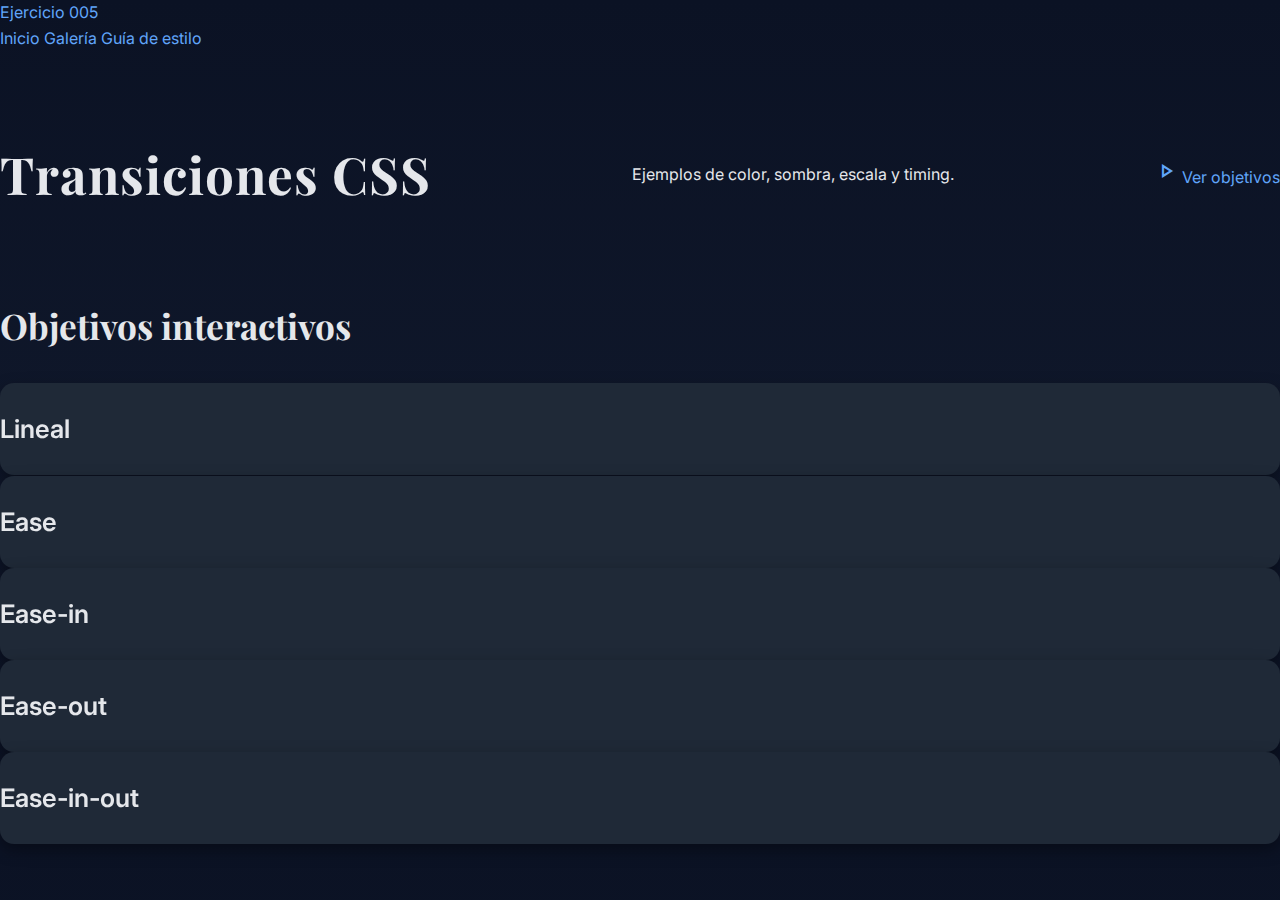
<file: index.html>
<!DOCTYPE html>
<html lang="es">
<head>
  <meta charset="UTF-8">
  <title>Transiciones · Ejercicio 005</title>
  <meta name="viewport" content="width=device-width, initial-scale=1">
  <!-- Google Fonts + Material Icons -->
  <link rel="preconnect" href="https://fonts.googleapis.com">
  <link href="https://fonts.googleapis.com/css2?family=Inter:wght@300;400;600&family=Playfair+Display:wght@700&display=swap" rel="stylesheet">
  <link href="https://fonts.googleapis.com/css2?family=Material+Symbols+Outlined" rel="stylesheet">
  <link rel="stylesheet" href="estils.css">
</head>
<body class="page-transiciones">
  <header class="nav">
    <a class="nav__brand" href="index.html">Ejercicio 005</a>
    <nav class="nav__links">
      <a class="nav__link nav__link--active" href="index.html">Inicio</a>
      <a class="nav__link" href="galeria.html">Galería</a>
      <a class="nav__link" href="guia-estil.html">Guía de estilo</a>
    </nav>
  </header>

  <main>
    <section class="hero">
      <h1 class="hero__title">Transiciones CSS</h1>
      <p class="hero__subtitle">Ejemplos de color, sombra, escala y timing.</p>
      <a class="btn btn--primary" href="#objetivos">
        <span class="material-symbols-outlined">play_arrow</span> Ver objetivos
      </a>
    </section>

    <section id="objetivos" class="objetivos">
      <h2>Objetivos interactivos</h2>
      <div class="objetivos__grid">
        <div class="card card--linear"><h3>Lineal</h3></div>
        <div class="card card--ease"><h3>Ease</h3></div>
        <div class="card card--ease-in"><h3>Ease-in</h3></div>
        <div class="card card--ease-out"><h3>Ease-out</h3></div>
        <div class="card card--ease-in-out"><h3>Ease-in-out</h3></div>
      </div>
    </section>
  </main>
</body>
</html>
</file>
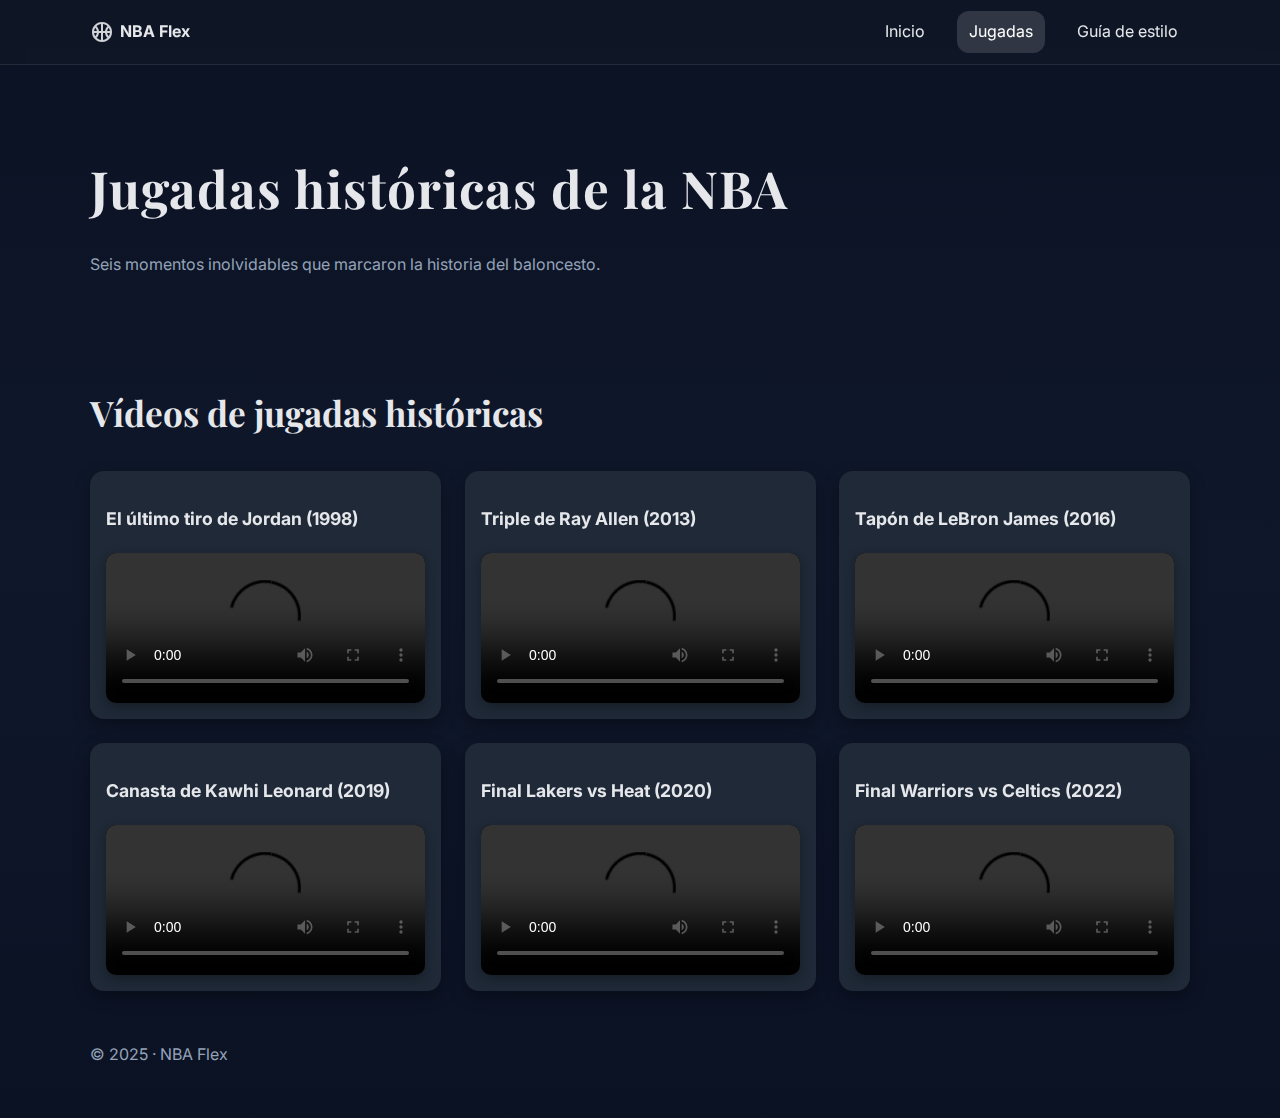
<file: galeria.html>
<!DOCTYPE html>
<html lang="es">
<head>
  <meta charset="UTF-8"/>
  <title>NBA · Jugadas históricas</title>
  <meta name="viewport" content="width=device-width, initial-scale=1"/>
  <link rel="stylesheet" href="estils.css"/>

  <!-- Google Fonts -->
  <link rel="preconnect" href="https://fonts.googleapis.com">
  <link rel="preconnect" href="https://fonts.gstatic.com" crossorigin>
  <link href="https://fonts.googleapis.com/css2?family=Playfair+Display:wght@400;600;700&family=Inter:wght@300;400;600;800&display=swap" rel="stylesheet">

  <!-- Material Icons -->
  <link rel="stylesheet"
    href="https://fonts.googleapis.com/css2?family=Material+Symbols+Outlined:opsz,wght,FILL,GRAD@24..48,300..700,0..1,0..200"/>
</head>
<body>

  <!-- Navbar -->
  <header class="navbar">
    <div class="container">
      <a class="nav-brand" href="index.html">
        <span class="material-symbols-outlined">sports_basketball</span>
        <span>NBA Flex</span>
      </a>
      <nav class="nav-links">
        <a class="nav-link" href="index.html">Inicio</a>
        <a class="nav-link active" href="galeria.html">Jugadas</a>
        <a class="nav-link" href="guia-estil.html">Guía de estilo</a>
      </nav>
    </div>
  </header>

  <main class="container">
    <!-- Hero -->
    <section class="hero">
      <div class="hero-text">
        <h1>Jugadas históricas de la NBA</h1>
        <p class="hero-sub">Seis momentos inolvidables que marcaron la historia del baloncesto.</p>
      </div>
    </section>

    <!-- Sección de vídeos -->
    <section class="section">
      <h2>Vídeos de jugadas históricas</h2>
      <div class="video-grid">
        <article class="card">
          <div class="card-body">
            <h3 class="card-title">El último tiro de Jordan (1998)</h3>
            <video controls>
              <source src="assets/media/jordan-lastshot.mov" type="video/quicktime">
            </video>
          </div>
        </article>

        <article class="card">
          <div class="card-body">
            <h3 class="card-title">Triple de Ray Allen (2013)</h3>
            <video controls>
              <source src="assets/media/rayallen-2013.mov" type="video/quicktime">
            </video>
          </div>
        </article>

        <article class="card">
          <div class="card-body">
            <h3 class="card-title">Tapón de LeBron James (2016)</h3>
            <video controls>
              <source src="assets/media/lebron-block-2016.mov" type="video/quicktime">
            </video>
          </div>
        </article>

        <article class="card">
          <div class="card-body">
            <h3 class="card-title">Canasta de Kawhi Leonard (2019)</h3>
            <video controls>
              <source src="assets/media/kawhi-2019.mov" type="video/quicktime">
            </video>
          </div>
        </article>

        <article class="card">
          <div class="card-body">
            <h3 class="card-title">Final Lakers vs Heat (2020)</h3>
            <video controls>
              <source src="assets/media/lakers-heat-2020.mov" type="video/quicktime">
            </video>
          </div>
        </article>

        <article class="card">
          <div class="card-body">
            <h3 class="card-title">Final Warriors vs Celtics (2022)</h3>
            <video controls>
              <source src="assets/media/warriors-2022.mov" type="video/quicktime">
            </video>
          </div>
        </article>
      </div>
    </section>
  </main>

  <footer class="footer">
    <div class="container">© 2025 · NBA Flex</div>
  </footer>
</body>
</html>
</file>
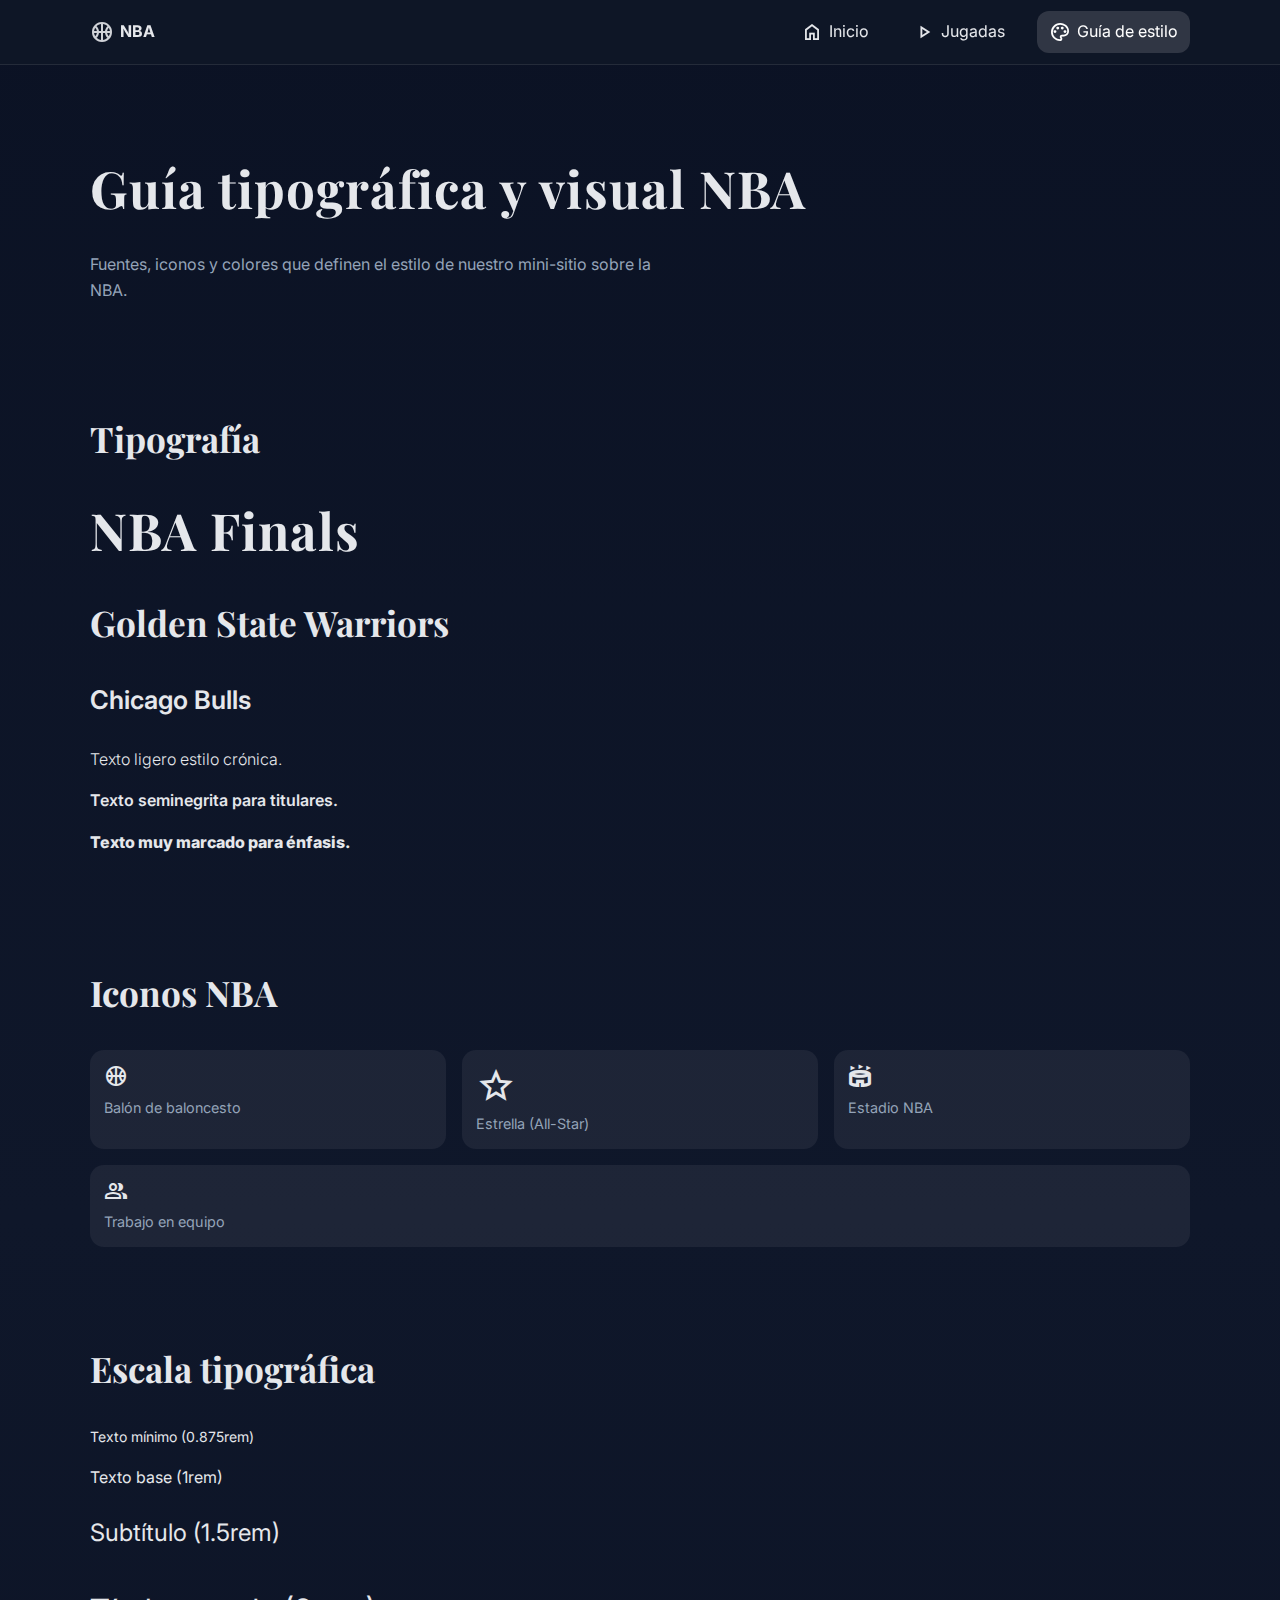
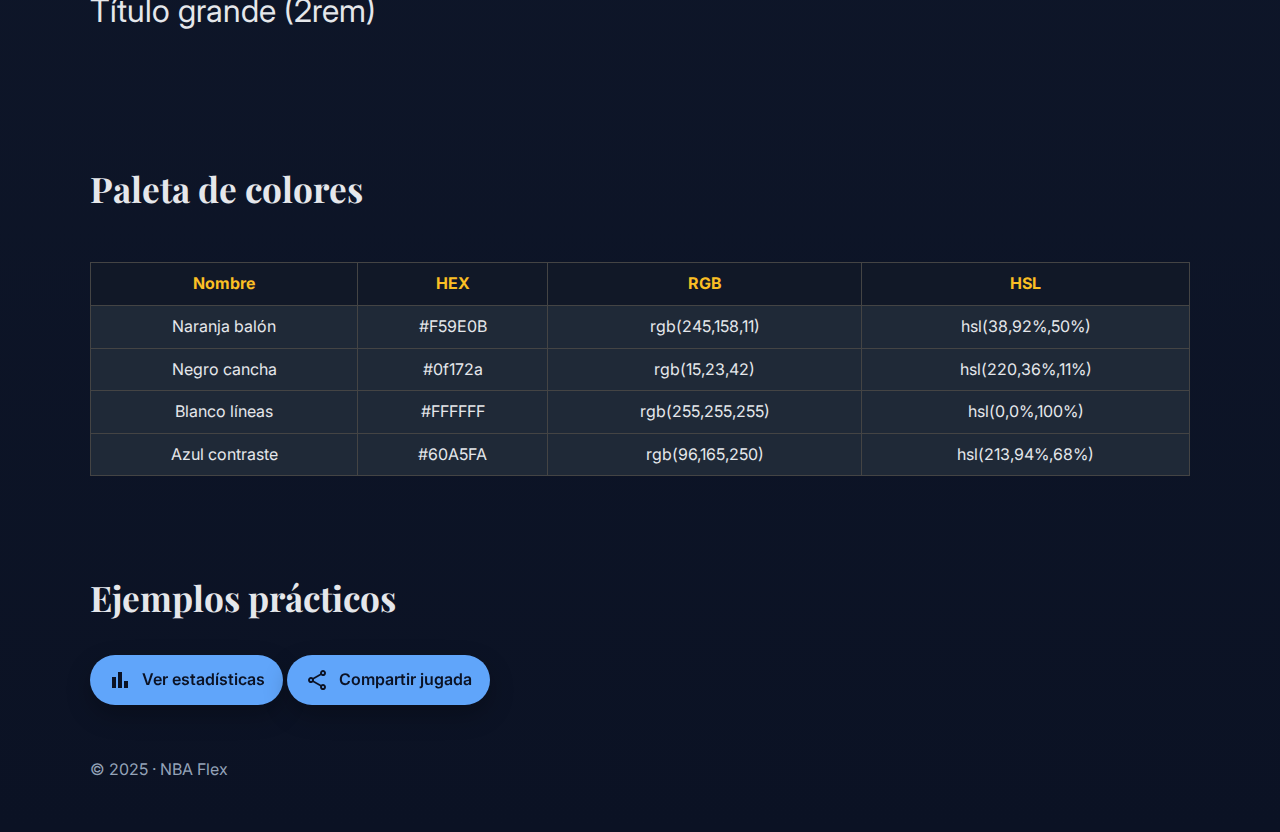
<file: guia-estil.html>
<!DOCTYPE html>
<html lang="es">
<head>
  <meta charset="UTF-8"/>
  <title>NBA · Guía de estilo</title>
  <meta name="viewport" content="width=device-width, initial-scale=1"/>
  <link rel="stylesheet" href="estils.css"/>

  <!-- Google Fonts -->
  <link rel="preconnect" href="https://fonts.googleapis.com">
  <link rel="preconnect" href="https://fonts.gstatic.com" crossorigin>
  <link href="https://fonts.googleapis.com/css2?family=Playfair+Display:wght@400;600;700&family=Inter:wght@300;400;600;800&display=swap" rel="stylesheet">

  <!-- Material Icons -->
  <link rel="stylesheet"
    href="https://fonts.googleapis.com/css2?family=Material+Symbols+Outlined:opsz,wght,FILL,GRAD@24..48,300..700,0..1,0..200"/>
</head>
<body>

  <!-- Navbar -->
  <header class="navbar">
    <div class="container">
      <a class="nav-brand" href="index.html">
        <span class="material-symbols-outlined">sports_basketball</span>
        <span>NBA</span>
      </a>
      <nav class="nav-links">
  <!-- Inicio con icono de casa -->
  <a class="nav-link" href="index.html">
    <span class="material-symbols-outlined">home</span>
    <span>Inicio</span>
  </a>

  <!-- Jugadas con icono de play -->
  <a class="nav-link" href="galeria.html">
    <span class="material-symbols-outlined">play_arrow</span>
    <span>Jugadas</span>
  </a>

  <!-- Guía de estilo con icono de paleta -->
  <a class="nav-link active" href="guia-estil.html">
    <span class="material-symbols-outlined">palette</span>
    <span>Guía de estilo</span>
  </a>
    </nav>
  </header>

  <main class="container">
    <!-- Hero -->
    <section class="hero">
      <div class="hero-text">
        <h1>Guía tipográfica y visual NBA</h1>
        <p class="hero-sub">Fuentes, iconos y colores que definen el estilo de nuestro mini-sitio sobre la NBA.</p>
      </div>
    </section>

    <!-- Tipografía -->
    <section class="section">
      <h2>Tipografía</h2>
      <h1>NBA Finals</h1>
      <h2>Golden State Warriors</h2>
      <h3>Chicago Bulls</h3>
      <p style="font-weight:300;">Texto ligero estilo crónica.</p>
      <p style="font-weight:600;">Texto seminegrita para titulares.</p>
      <p style="font-weight:800;">Texto muy marcado para énfasis.</p>
    </section>

    <!-- Iconos -->
    <section class="section">
      <h2>Iconos NBA</h2>
      <div class="icon-grid">
        <div class="icon-card">
          <span class="material-symbols-outlined" style="font-size:24px;">sports_basketball</span>
          <div class="legend">Balón de baloncesto</div>
        </div>
        <div class="icon-card">
          <span class="material-symbols-outlined" style="font-size:40px;">star</span>
          <div class="legend">Estrella (All-Star)</div>
        </div>
        <div class="icon-card">
          <span class="material-symbols-outlined" style="font-variation-settings:'OPSZ' 48, 'wght' 700;">stadium</span>
          <div class="legend">Estadio NBA</div>
        </div>
        <div class="icon-card">
          <span class="material-symbols-outlined">group</span>
          <div class="legend">Trabajo en equipo</div>
        </div>
      </div>
    </section>

    <!-- Escala tipográfica -->
    <section class="section">
      <h2>Escala tipográfica</h2>
      <p style="font-size:0.875rem;">Texto mínimo (0.875rem)</p>
      <p style="font-size:1rem;">Texto base (1rem)</p>
      <p style="font-size:1.5rem;">Subtítulo (1.5rem)</p>
      <p style="font-size:2rem;">Título grande (2rem)</p>
    </section>

    <!-- Paleta de colores -->
    <section class="section">
      <h2>Paleta de colores</h2>
    <div class="colors-wrap">
      <table class="colors">
        <tr><th>Nombre</th><th>HEX</th><th>RGB</th><th>HSL</th></tr>
        <tr><td>Naranja balón</td><td>#F59E0B</td><td>rgb(245,158,11)</td><td>hsl(38,92%,50%)</td></tr>
        <tr><td>Negro cancha</td><td>#0f172a</td><td>rgb(15,23,42)</td><td>hsl(220,36%,11%)</td></tr>
        <tr><td>Blanco líneas</td><td>#FFFFFF</td><td>rgb(255,255,255)</td><td>hsl(0,0%,100%)</td></tr>
        <tr><td>Azul contraste</td><td>#60A5FA</td><td>rgb(96,165,250)</td><td>hsl(213,94%,68%)</td></tr>
      </table>
    </div>
    </section>

    <!-- Ejemplos prácticos -->
    <section class="section">
      <h2>Ejemplos prácticos</h2>
      <a class="button" href="#">
        <span class="material-symbols-outlined">bar_chart</span>
        <span>Ver estadísticas</span>
      </a>
      <a class="button" href="#">
        <span class="material-symbols-outlined">share</span>
        <span>Compartir jugada</span>
      </a>
    </section>
  </main>

  <footer class="footer">
    <div class="container">© 2025 · NBA Flex</div>
  </footer>
</body>
</html>
</file>
<file: estils.css>
:root {
  --navH: 64px;
  --pageMax: 1100px;

  /* Paleta */
  --bg: #0f172a;          
  --surface: #111827aa;    
  --card: #1f2937;        
  --primary: #60a5fa;      
  --secondary: #34d399;    
  --accent: #f59e0b;        
  --text: #e5e7eb;          
  --muted: #94a3b8;      

  /* Sombras */
  --shadow-1: 0 10px 24px rgba(0,0,0,0.25);
  --shadow-2: 0 6px 16px rgba(0,0,0,0.35);

  --radius: 14px;
  --space: 16px;
}

/* Tipografia base*/
html {
  font-size: 16px;
}
body {
  margin: 0;
  background: linear-gradient(180deg, #0b1224 0%, #0f172a 50%, #0b1224 100%);
  color: var(--text);
  font-family: "Inter", system-ui, -apple-system, Segoe UI, Roboto, Helvetica, Arial, sans-serif;
  line-height: 1.6;
}

/* Contenidor central */
.container {
  width: min(92%, var(--pageMax));
  margin: 0 auto;
}

/* Titulos  */
.h1, h1 {
  font-family: "Playfair Display", serif;
  font-size: clamp(2rem, 4vw + 0.5rem, 3.2rem);
  letter-spacing: 0.02em;
  line-height: 1.15;
}
.h2, h2 {
  font-family: "Playfair Display", serif;
  font-size: clamp(1.6rem, 2.6vw + 0.4rem, 2.2rem);
}
.h3, h3 {
  font-size: clamp(1.25rem, 1.8vw + 0.35rem, 1.6rem);
  font-weight: 600;
}

/* Enlaces y botones */
a {
  color: var(--primary);
  text-decoration: none;
  transition: color 0.25s ease-in-out, letter-spacing 0.25s ease-in-out;
}
a:hover {
  color: #93c5fd;
  letter-spacing: 0.02em;
}
.button {
  display: inline-flex;
  align-items: center;
  gap: 10px;
  padding: 12px 18px;
  border-radius: 999px;
  background: var(--primary);
  color: #0b1224;
  font-weight: 600;
  box-shadow: var(--shadow-1);
  transition: background-color 0.3s ease, transform 0.25s ease, box-shadow 0.25s ease;
  will-change: transform;
}
.button:hover {
  background: #93c5fd;
  transform: translateY(-2px);
  box-shadow: var(--shadow-2);
}
.button .material-symbols-outlined {
  font-size: 24px;
}

/* Navbar sticky*/
.navbar {
  position: sticky;
  top: 0;
  z-index: 1000;
  height: 48px;               
  display: flex;
  align-items: center;
  backdrop-filter: blur(10px);
  background: var(--surface);
  border-bottom: 1px solid #ffffff18;
  padding: 0 8px;    
}

.navbar .container {
  display: flex;
  align-items: center;
  justify-content: space-between;
  gap: 8px;                  
}

.nav-brand {
  display: flex;
  align-items: center;
  gap: 6px;                 
  font-weight: 700;
  color: var(--text);
}
.nav-brand .material-symbols-outlined {
  font-size: 20px;
  opacity: 0.9;
}

.nav-links {
  display: flex;
  gap: 10px;                 
}

.nav-link {
  padding: 6px 8px;       
  border-radius: 12px;
  color: var(--text);
  transition: background-color 0.25s ease, color 0.25s ease, letter-spacing 0.25s ease;
  display: inline-flex;
  align-items: center;
  gap: 4px;
  font-size: 0.9rem;          
}
.nav-link .material-symbols-outlined {
  font-size: 18px;           
  vertical-align: middle;
}
.nav-link:hover {
  background-color: #ffffff14;
  color: #fff;
  letter-spacing: 0.02em;
}
.nav-link.active {
  background-color: #ffffff24;
  color: #fff;
}

/* Responsive*/
@media (min-width: 768px) {
  .navbar {
    height: var(--navH);
    padding: 0 16px;
  }
  .nav-brand .material-symbols-outlined {
    font-size: 24px;
  }
  .nav-links {
    gap: 20px;
  }
  .nav-link {
    padding: 8px 12px;
    font-size: 1rem;
    gap: 6px;
  }
  .nav-link .material-symbols-outlined {
    font-size: 22px;
  }
}

/* Submenu*/
.submenu {
  display: flex;
  flex-wrap: wrap;          
  justify-content: center;   
  gap: 12px;   
  padding: 8px 12px;        
  margin: 0;                 
}

.submenu a {
  position: relative;
  text-decoration: none;
  font-family: 'Inter', sans-serif;
  font-weight: 600;
  color: #fff;
  padding: 6px 8px;  
  transition: color 0.3s ease, letter-spacing 0.3s ease;
}

.submenu a:hover {
  color: #d32f2f;
  letter-spacing: 0.02em;  
}

.submenu a::after {
  content: "";
  position: absolute;
  left: 0;
  bottom: -5px;
  width: 0%;
  height: 2px;
  background: #d32f2f;
  transition: width 0.3s ease;
}
.submenu a:hover::after { width: 100%; }

/* Responsive*/
@media (min-width: 768px) {
  .submenu {
    justify-content: flex-end;
    gap: 24px;
    padding: 10px 0;
    margin: 0; 
  }
  .submenu a {
    padding: 8px 10px;
  }
  .submenu a:hover {
    letter-spacing: 0.04em;
  }
}

/* Hero */
.hero {
  display: flex;
  flex-direction: column;
  gap: 14px;
  padding: 60px 0 30px;
  align-items: flex-start;
}
.hero-sub {
  color: var(--muted);
  max-width: 60ch;
}

/* Tarjetas*/
.cards {
  display: flex;
  gap: 18px;
  flex-wrap: wrap; 
}
.card {
  flex: 1 1 280px;
  background: var(--card);
  border-radius: var(--radius);
  overflow: hidden;
  box-shadow: var(--shadow-1);
  display: flex;
  flex-direction: column;
  transition: transform 0.25s ease, box-shadow 0.25s ease, background 0.25s ease;
  will-change: transform;
}
.card:hover {
  transform: translateY(-6px) scale(1.02);
  box-shadow: var(--shadow-2);
  background: hsl(0, 0%, 0%);
}

.card {
  position: relative;
  overflow: hidden;
}
.card-img.default {
  transition: opacity 0.40s ease;
}
.card-img.hover {
  position: absolute;
  top: 0; left: 0;
  width: 100%;
  opacity: 0;
  transition: opacity 0.40s ease;
}
.card:hover .card-img.default {
  opacity: 0;
}
.card:hover .card-img.hover {
  opacity: 1;
}

.card-img {
  width: 100%;
  aspect-ratio: 16 / 30;
  object-fit: cover;
  transition: opacity 0.35s var(--card-timing, ease);
}
.card-body {
  padding: 16px;
}
.card-title {
  font-weight: 700;
}
.card-text {
  color: var(--muted);
}
.records {
  display: flex;
  flex-wrap: wrap;
  gap: 20px;
  margin-top: 20px;
}

.record-card {
  background: #1f2937;
  border-radius: 12px;
  padding: 16px;
  color: #e5e7eb;
  box-shadow: 0 4px 12px rgba(0,0,0,0.3);
  flex: 1 1 250px; /* se adapta al ancho disponible */
}

.record-card h3 {
  margin-bottom: 8px;
  color: #fbbf24; /* dorado NBA */
}

.record-card p {
  margin: 4px 0;
}

/* Seccion comun */
.section {
  padding: 32px 0;
}

/* Footer */
.footer {
  padding: 20px 0 50px;
  color: var(--muted);
  display: flex;
  justify-content: center;
}

/*Estilos específicos para galeria*/
.anim-row {
  display: flex;
  flex-direction: column;
  gap: 20px;
  align-items: flex-start;
}
.anim-card {
  flex: 1 1 200px;
  text-align: center;
  padding: 20px;
}
.anim-card p {
  font-size: 20px;
}
.reveal {
  opacity: 0;
  transform: translateY(40px);
  animation: revealAnim 1s ease forwards;
  animation-timeline: view();
  animation-range: entry 0% cover 40%;
}

@keyframes revealAnim {
  to {
    opacity: 1;
    transform: translateY(0);
  }
}

/* Fallback si el navegador no soporta animation-timeline */
@supports not (animation-timeline: view()) {
  .reveal {
    opacity: 1;
    transform: none;
  }
}

/* Cuadrado */
.box {
  width: 50px;
  height: 50px;
  background: crimson;
  animation: bounceAndFade 3s linear infinite;
}

@keyframes bounceAndFade {
  0%   { transform: translateY(0) scale(1); opacity: 1; background: crimson; }
  25%  { transform: translateY(-20px) scale(1.1); opacity: 0.8; background: orange; }
  50%  { transform: translateY(-40px) scale(1.2); opacity: 0.6; background: teal; }
  75%  { transform: translateY(-20px) scale(1.1); opacity: 0.8; background: purple; }
  100% { transform: translateY(0) scale(1); opacity: 1; background: limegreen; }
}


/* 2. Cambio de color */
.circle {
  width: 60px;
  height: 60px;
  border-radius: 50%;
  background: teal;
  animation: growColor 2s ease-in-out infinite;
}

@keyframes growColor {
  0% {
    transform: scale(1);
    background: teal;
  }
  25% {
    transform: scale(1.2);
    background: orange;
  }
  50% {
    transform: scale(1.4);
    background: purple;
  }
  75% {
    transform: scale(1.2);
    background: crimson;
  }
  100% {
    transform: scale(1);
    background: limegreen;
  }
}

/* 3. Texto escribiéndose */
.typing-text {
  width: 20ch; 
  white-space: nowrap;
  overflow: hidden;
  border-right: 2px solid;
  animation: typing 4s steps(20) infinite alternate,
             blinkCursor 0.7s step-end infinite;
}
@keyframes typing {
  from { width: 0; }
  to { width: 20ch; }
}
@keyframes blinkCursor {
  50% { border-color: transparent; }
}

/* 4. Loader infinito */
.spinner {
  width: 40px;
  height: 40px;
  border: 4px solid #ccc;
  border-top-color: #333;
  border-radius: 50%;
  margin: 0 auto;
  animation: spinLoader 1s linear infinite;
}
@keyframes spinLoader {
  to { transform: rotate(360deg); }
}

/* Contenedor de vídeos */
.video-grid {
  display: flex;
  flex-wrap: wrap;
  gap: 20px;
  justify-content: center;
  margin-top: 20px;
}

/* Tarjeta de vídeo */
.card {
  flex: 1 1 300px;
  background: #1f2937;
  border-radius: 14px;
  box-shadow: 0 6px 16px rgba(0,0,0,0.35);
  overflow: hidden;
  transition: transform 0.25s ease, box-shadow 0.25s ease;
}

.card:hover {
  transform: translateY(-6px) scale(1.02);
  box-shadow: 0 10px 24px rgba(0,0,0,0.45);
}

/* Cuerpo de la tarjeta */
.card-body {
  padding: 16px;
  display: flex;
  flex-direction: column;
  gap: 12px;
}

/* Título */
.card-title {
  font-weight: 700;
  font-size: 1.1rem;
  color: #e5e7eb;
  margin-bottom: 8px;
}

/* Vídeo dentro de la tarjeta */
.card video {
  width: 100%;
  height: auto;
  border-radius: 10px;
  background-color: #000;
  box-shadow: 0 4px 12px rgba(0,0,0,0.3);
}

/* Responsive: en pantallas grandes, 3 vídeos por fila */
@media (min-width: 768px) {
  .video-grid {
    display: grid;
    grid-template-columns: repeat(3, 1fr);
    gap: 24px;
  }
}


/* ------------------------------
   Guia d’estil (tipografia + icones)
------------------------------ */
/* Escala tipogràfica rem-based + accessibilitat */
.typescale {
  display: flex;
  flex-direction: column;
  gap: 14px;
}
.typescale .row {
  display: flex;
  flex-direction: column;
  gap: 6px;
}
.baseline-demo {
  display: inline-flex;
  align-items: baseline;
  gap: 8px;
}
/* Cards d'icones amb pesos i opsz */
.icon-grid {
  display: flex;
  gap: 16px;
  flex-wrap: wrap;
}
.icon-card {
  flex: 1 1 240px;
  background: #ffffff10;
  border-radius: var(--radius);
  padding: 14px;
}
.legend {
  color: var(--muted);
  font-size: 0.9rem;
}

/* Tabla de Colores*/
.colors-wrap {
  width: 100%;
  overflow-x: auto;   /* permite scroll horizontal solo dentro del contenedor */
}

.colors {
  width: 100%;
  border-collapse: collapse;
  margin-top: 16px;
  font-family: 'Inter', sans-serif;
}

.colors th, .colors td {
  border: 1px solid #444;
  padding: 8px 12px;
  text-align: center;
}

.colors th {
  background: #111827;
  color: #fbbf24; /* dorado NBA */
}

.colors td {
  background: #1f2937;
  color: #e5e7eb;
}


/*Responsive */
@media (min-width: 768px) {
  .hero {
    flex-direction: row;
    align-items: center;
    justify-content: space-between;
  }
  .hero .hero-text {
    flex: 1 1 480px;
    padding-right: 20px;
  }
  .hero .hero-media {
    flex: 1 1 380px;
    display: flex;
    justify-content: flex-end;
  }
  .cards {
    flex-wrap: nowrap; /* fila en desktop */
  }
  .container {
    padding: 0 10px;
  }
}

/* ------------------------------
   Utilitats
------------------------------ */
.autocenter {
  max-width: var(--pageMax);
  margin: auto;
  padding: 0 12px;
}
.muted { color: var(--muted); }
.spacer { height: 20px; }
</file>
